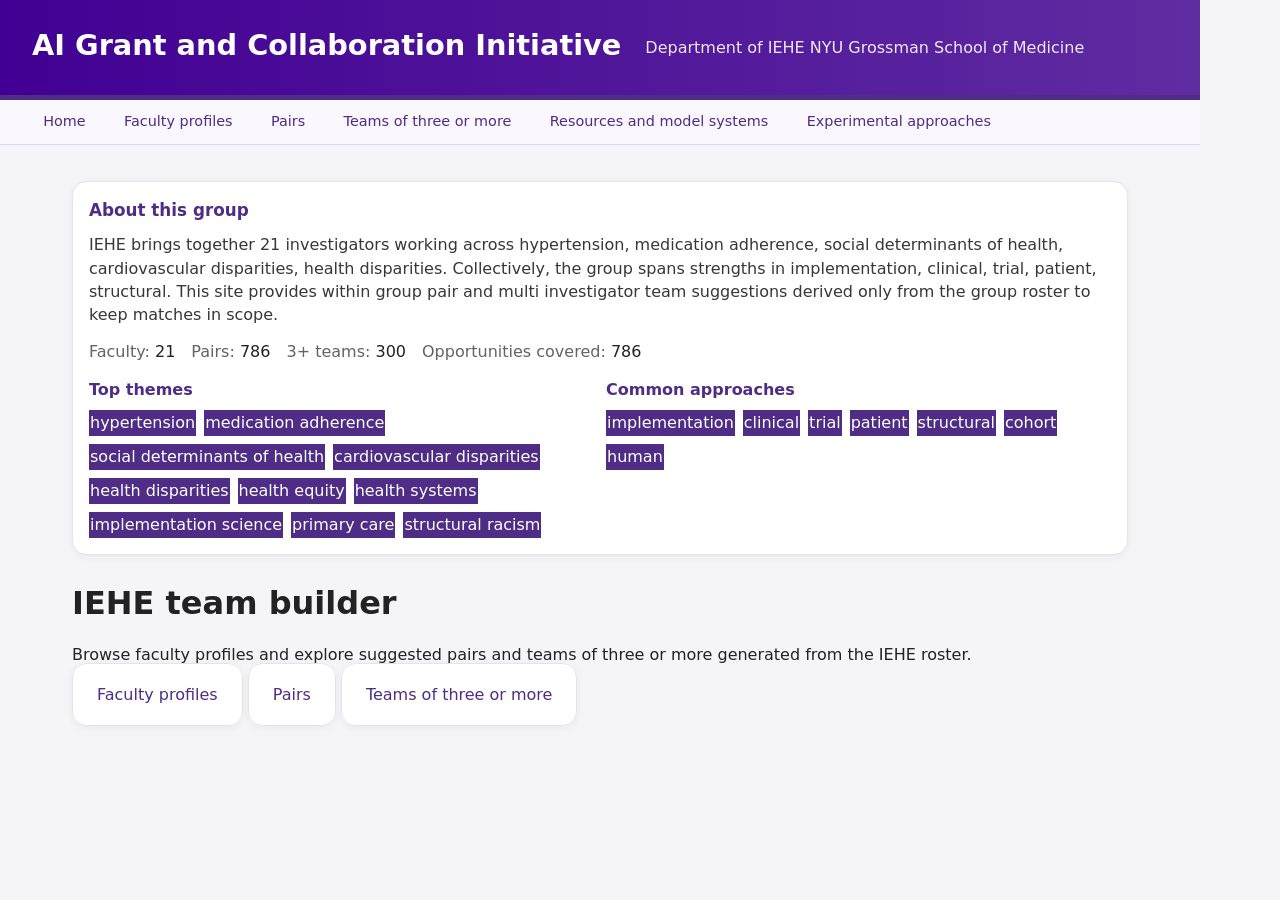
<file: index.html>
<!doctype html>
<html lang="en"><head>
<meta charset="utf-8"><meta name="viewport" content="width=device-width, initial-scale=1">
<title>IEHE Grant Teams</title>
<link rel="stylesheet" href="teams.css">
<style id="term-pill-style">
  .pill-link {
    background: var(--nyu-purple);
    color: #fff !important;
    border: 1px solid var(--nyu-purple);
    text-decoration: none !important;
    display: inline-block;
  }
  .pill-link:hover { opacity: 0.9; }
  .ov-title, .ov-subtitle { color: var(--nyu-purple); }
</style>
</head><body>
<header>
  <h1><span style="color:#fff;">AI Grant and Collaboration Initiative</span></h1>
  <p>Department of IEHE  NYU Grossman School of Medicine</p>
</header>

<nav>

  <a href="index.html" aria-current="page">Home</a>
  <a href="faculty.html">Faculty profiles</a>
  <a href="teams_two.html">Pairs</a>
  <a href="teams_three_plus.html">Teams of three or more</a>
  <a href="resources.html">Resources and model systems</a>
  <a href="approaches.html">Experimental approaches</a>
</nav>

<main class="container">
<section class="card" id="group-overview" style="padding:16px; margin-top:12px;">
  <div style="font-weight:700; font-size:1.05rem;" class="ov-title">About this group</div>
  <div id="group-overview-text" style="margin-top:10px; opacity:.9; line-height:1.45;"></div>

  <div style="margin-top:14px; display:flex; gap:16px; flex-wrap:wrap;">
    <div><span style="opacity:.7;">Faculty:</span> <span id="stat-faculty"></span></div>
    <div><span style="opacity:.7;">Pairs:</span> <span id="stat-pairs"></span></div>
    <div><span style="opacity:.7;">3+ teams:</span> <span id="stat-teams"></span></div>
    <div><span style="opacity:.7;">Opportunities covered:</span> <span id="stat-opps"></span></div>
  </div>

  <div style="margin-top:14px; display:grid; grid-template-columns:repeat(auto-fit,minmax(260px,1fr)); gap:12px;">
    <div>
      <div style="font-weight:650;" class="ov-subtitle">Top themes</div>
      <div id="themes" style="margin-top:8px; display:flex; flex-wrap:wrap; gap:8px;"></div>
    </div>
    <div>
      <div style="font-weight:650;" class="ov-subtitle">Common approaches</div>
      <div id="approaches" style="margin-top:8px; display:flex; flex-wrap:wrap; gap:8px;"></div>
    </div>
  </div>
</section>

<script>
(function(){
  function esc(s){
    s = String(s == null ? "" : s);
    return s.replace(/&/g,"&amp;").replace(/</g,"&lt;").replace(/>/g,"&gt;").replace(/"/g,"&quot;").replace(/'/g,"&#39;");
  }
  fetch("data/group_overview.json?cb=" + Date.now(), { cache: "no-store" })
    .then(r => { if (!r.ok) throw new Error("Failed to load group_overview.json: " + r.status); return r.json(); })
    .then(d => {
      document.getElementById("group-overview-text").innerHTML = esc(d.overview || "");
      document.getElementById("stat-faculty").textContent = d.stats && d.stats.faculty_count != null ? d.stats.faculty_count : "";
      document.getElementById("stat-pairs").textContent = d.stats && d.stats.pairs_count != null ? d.stats.pairs_count : "";
      document.getElementById("stat-teams").textContent = d.stats && d.stats.teams3plus_count != null ? d.stats.teams3plus_count : "";
      document.getElementById("stat-opps").textContent = d.stats && d.stats.opportunities_covered != null ? d.stats.opportunities_covered : "";

      function pills(el, items){
  el.innerHTML = (items || []).slice(0,10).map(function(x){
    var term = encodeURIComponent(x);
    return '<a class="pill pill-link" href="faculty_term.html?term=' + term + '">' + esc(x) + '</a>';
  }).join("");
}
      pills(document.getElementById("themes"), d.top_themes);
      pills(document.getElementById("approaches"), d.top_approaches);
    })
    .catch(err => {
      document.getElementById("group-overview-text").textContent = String(err);
    });
})();
</script>

  <h1>IEHE team builder</h1>
  <p>Browse faculty profiles and explore suggested pairs and teams of three or more generated from the IEHE roster.</p>
  <div class="grid">
    <a class="card" href="faculty.html">Faculty profiles</a>
    <a class="card" href="teams_two.html">Pairs</a>
    <a class="card" href="teams_three_plus.html">Teams of three or more</a>
  </div>
</main>
</body></html>
</file>
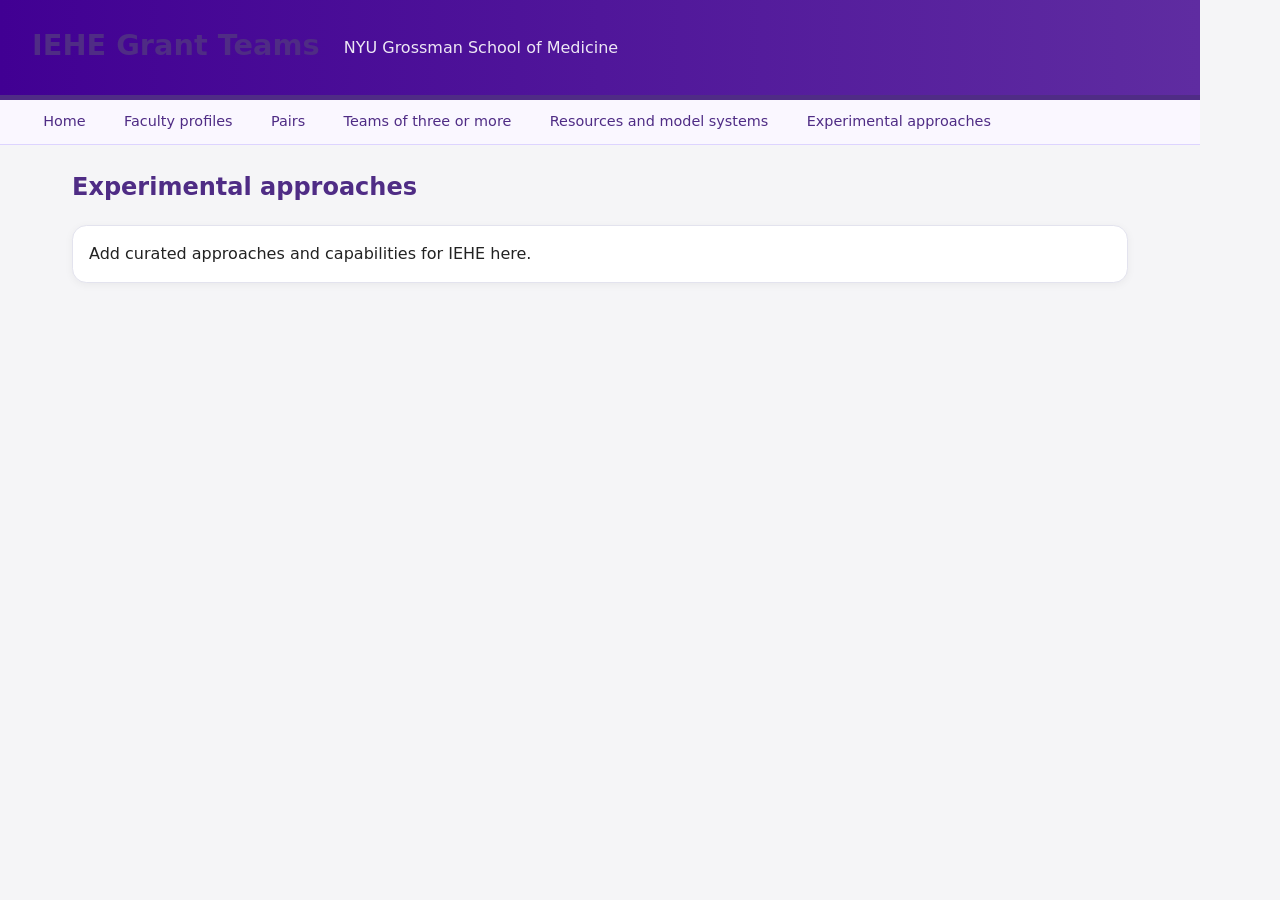
<file: approaches.html>
<!doctype html><html lang="en"><head>
<meta charset="utf-8"><meta name="viewport" content="width=device-width, initial-scale=1">
<title>IEHE Approaches</title><link rel="stylesheet" href="teams.css">
</head><body>
<header>
  <h1>IEHE Grant Teams</h1>
  <p>NYU Grossman School of Medicine</p>
</header>
<nav>
  <a href="index.html">Home</a>
  <a href="faculty.html">Faculty profiles</a>
  <a href="teams_two.html">Pairs</a>
  <a href="teams_three_plus.html">Teams of three or more</a>
  <a href="resources.html">Resources and model systems</a>
  <a href="approaches.html">Experimental approaches</a>
</nav>
<main class="container">
  <h2>Experimental approaches</h2>
  <div class="card" style="padding:16px;">Add curated approaches and capabilities for IEHE here.</div>
</main></body></html>
</file>
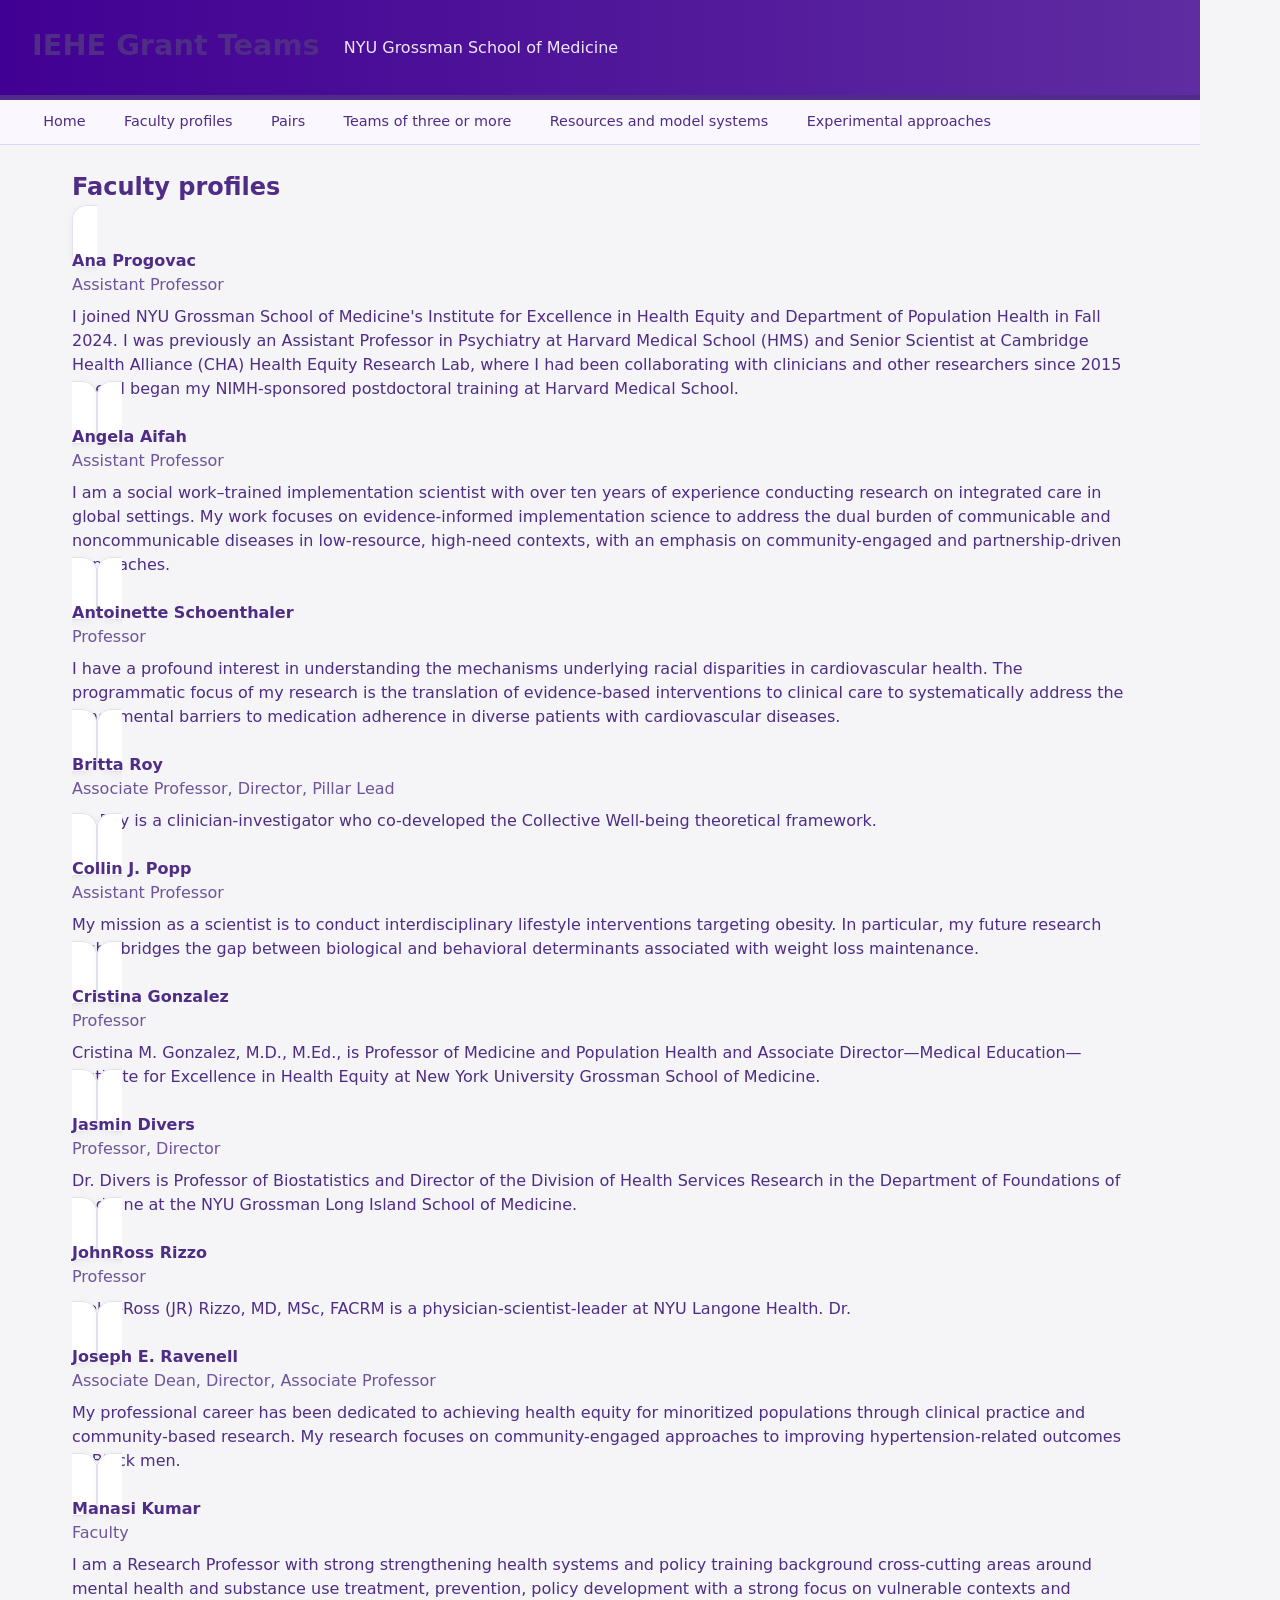
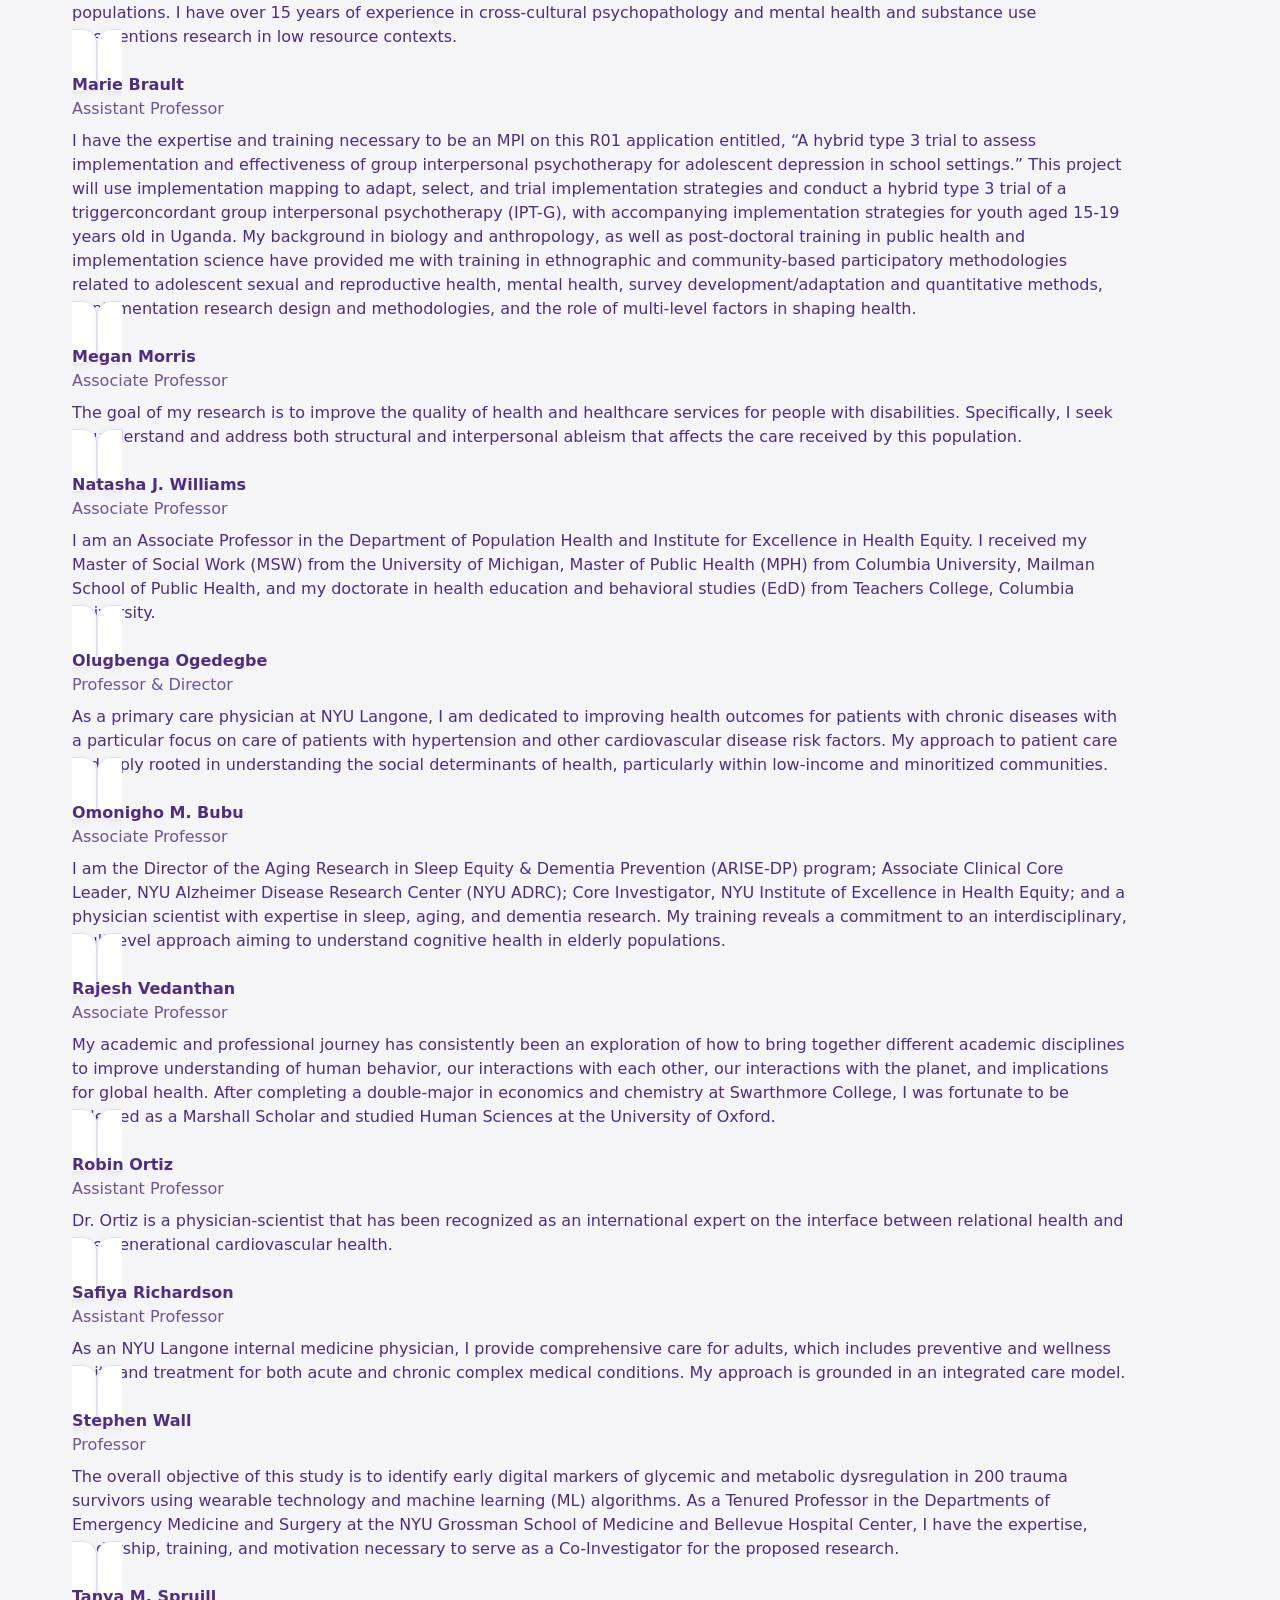
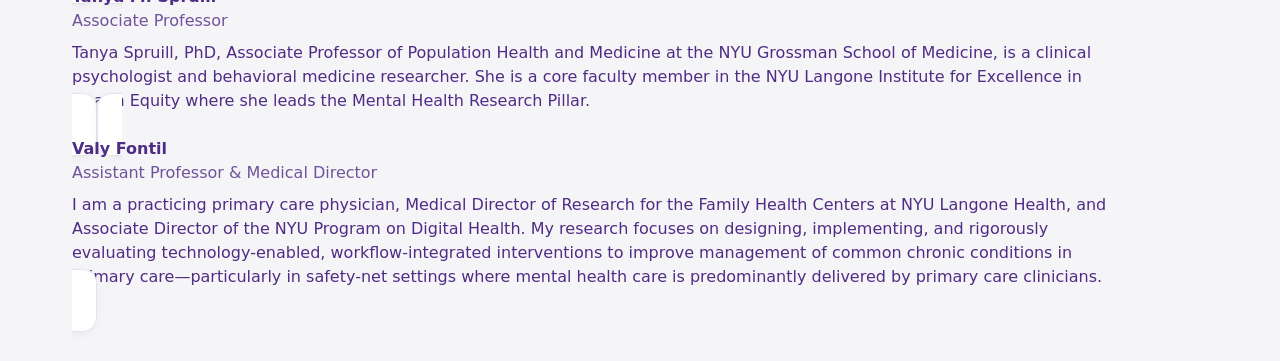
<file: faculty.html>
<!doctype html><html lang="en"><head>
<meta charset="utf-8"><meta name="viewport" content="width=device-width, initial-scale=1">
<title>IEHE Faculty</title><link rel="stylesheet" href="teams.css">
</head><body>
<header>
  <h1>IEHE Grant Teams</h1>
  <p>NYU Grossman School of Medicine</p>
</header>
<nav>
  <a href="index.html">Home</a>
  <a href="faculty.html">Faculty profiles</a>
  <a href="teams_two.html">Pairs</a>
  <a href="teams_three_plus.html">Teams of three or more</a>
  <a href="resources.html">Resources and model systems</a>
  <a href="approaches.html">Experimental approaches</a>
</nav>
<main class="container">
  <h2>Faculty profiles</h2>
  <div id="cards" class="grid"></div>
</main>
<script>(function(){function esc(s){s=String(s==null?"":s);return s.replace(/&/g,"&amp;").replace(/</g,"&lt;").replace(/>/g,"&gt;").replace(/"/g,"&quot;").replace(/'/g,"&#39;");}
function loadJson(path, cb){
  var x=new XMLHttpRequest();
  x.open("GET",path+"?cb="+Date.now(),true);
  x.onreadystatechange=function(){
    if(x.readyState!==4)return;
    if(x.status<200||x.status>=300)return cb(new Error("Failed "+path+" "+x.status));
    try{cb(null,JSON.parse(x.responseText));}catch(e){cb(new Error("Parse "+path+" "+e));}
  };
  x.onerror=function(){cb(new Error("Network "+path));};
  x.send(null);
}
var cards=document.getElementById("cards");
loadJson("data/faculty_index.json",function(err,faculty){
  if(err){cards.innerHTML="<pre>"+esc(String(err))+"</pre>";return;}
  faculty=faculty||[];
  faculty.sort(function(a,b){return String(a.name||"").localeCompare(String(b.name||""));});
  var html="";
  for(var i=0;i<faculty.length;i++){var f=faculty[i]||{};var id=encodeURIComponent(f.id||"");
    html+='<a class="card" href="profile.html?id='+id+'"><div style="font-weight:700;">'+esc(f.name||"")+'</div><div style="opacity:.8;">'+esc(f.title||"")+'</div><div style="margin-top:8px;">'+esc((f.summary_short||f.summary||""))+'</div></a>';
  }
  cards.innerHTML=html;
});
})();</script>
</body></html>
</file>
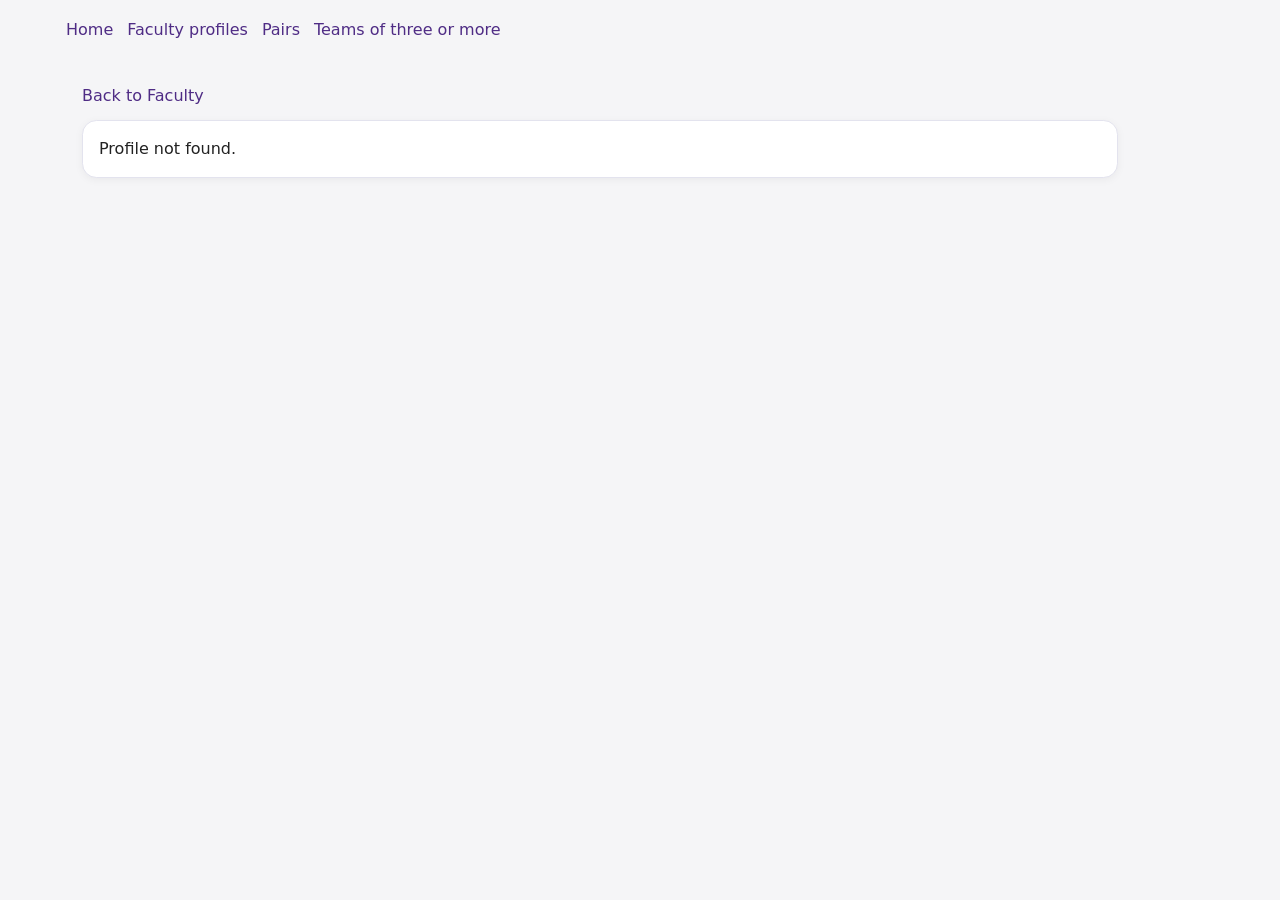
<file: profile.html>
<!doctype html>
<html lang="en"><head>
<meta charset="utf-8"><meta name="viewport" content="width=device-width, initial-scale=1">
<meta http-equiv="Cache-Control" content="no-cache, no-store, must-revalidate" />
<meta http-equiv="Pragma" content="no-cache" />
<meta http-equiv="Expires" content="0" />
<title>IEHE Faculty Profile</title>
<link rel="stylesheet" href="teams.css">
</head><body>

<div class="container" style="max-width:1100px; margin:0 auto; padding:18px 16px;">
  <div style="display:flex; gap:14px; flex-wrap:wrap; align-items:baseline;">
    <a href="index.html" style="text-decoration:none;">Home</a>
    <a href="faculty.html" style="text-decoration:none;">Faculty profiles</a>
    <a href="teams_two.html" style="text-decoration:none;">Pairs</a>
    <a href="teams_three_plus.html" style="text-decoration:none;">Teams of three or more</a>
  </div>
</div>

<main class="container page" style="max-width:1100px;">
  <a href="faculty.html" class="back-link" style="text-decoration:none;">Back to Faculty</a>
  <div id="profile"></div>
</main>

<script>
(function(){
  function esc(s){
  s = String(s == null ? "" : s);
  return s.replace(/&/g,"&amp;").replace(/</g,"&lt;").replace(/>/g,"&gt;").replace(/"/g,"&quot;").replace(/'/g,"&#39;");
}
function loadJson(path, cb){
  var x = new XMLHttpRequest();
  x.open("GET", path + "?cb=" + Date.now(), true);
  x.onreadystatechange = function(){
    if (x.readyState !== 4) return;
    if (x.status < 200 || x.status >= 300) return cb(new Error("Failed " + path + " " + x.status));
    try { cb(null, JSON.parse(x.responseText)); } catch(e){ cb(new Error("Parse " + path + " " + e)); }
  };
  x.onerror = function(){ cb(new Error("Network " + path)); };
  x.send(null);
}
  function qp(n) {
    var m = new RegExp("[?&]"+n+"=([^&]+)").exec(location.search);
    return m ? decodeURIComponent(m[1]) : "";
  }
  var id = qp("id");
  var box = document.getElementById("profile");

  function asList(v) {
    if (!v) return [];
    if (Array.isArray(v)) return v;
    if (typeof v === "string") {
      // split specialty areas like "A / B / C"
      return v.split(/[\/;|]+/g).map(x=>x.trim()).filter(Boolean);
    }
    return [];
  }

  function section(title, inner) {
    if (!inner) return "";
    return '<div style="margin-top:16px; font-weight:650; color:var(--nyu-purple);">'+esc(title)+'</div>' + inner;
  }

  function pills(items) {
    items = asList(items);
    if (!items.length) return "";
    return '<div style="margin-top:8px; display:flex; flex-wrap:wrap; gap:8px;">' +
      items.map(x => '<span class="pill pill-link" style="padding:4px 10px; border-radius:999px; opacity:.9;">'+esc(x)+'</span>').join("") +
      '</div>';
  }

  function bullets(items) {
    items = asList(items);
    if (!items.length) return "";
    return '<div class="card" style="padding:16px; margin-top:8px;"><ul style="margin:0; padding-left:18px;">' +
      items.map(x => '<li style="margin-top:6px;">'+esc(x)+'</li>').join("") +
      '</ul></div>';
  }

  loadJson("data/faculty_index.json", function(err, faculty) {
    if (err) {
      box.innerHTML = "<pre style='white-space:pre-wrap; padding:16px;'>" + esc(String(err)) + "</pre>";
      return;
    }
    faculty = faculty || [];
    var f = null;
    for (var i=0;i<faculty.length;i++) {
      if (String(faculty[i].id) === String(id)) { f = faculty[i]; break; }
    }
    if (!f) {
      box.innerHTML = "<div class='card' style='padding:16px;'>Profile not found.</div>";
      return;
    }

    var html = "";
    html += "<h1 class='page-title' style='margin:12px 0 0 0; color:var(--nyu-purple);'>" + esc(f.name || "") + "</h1>";
    html += "<div class='page-subtitle' style='opacity:.85; margin-top:6px;'>" + esc(f.title || "") + "</div>";
    html += section("Affiliations", pills(f.affiliations));
    html += section("Tracks", pills(f.tracks));
    html += section("Specialty areas", pills(f.specialty_areas));

    var syn = (f.lab_synopsis || f.summary || "").trim();
    if (syn) {
      html += section("Lab synopsis", '<div class="card" style="padding:16px; margin-top:8px; line-height:1.55;">'+esc(syn)+'</div>');
    }

    html += section("Common platforms and experiments", bullets(f.common_platforms_and_experiments || f.common_experiments_raw));
    html += section("Research keywords", bullets(f.research_keywords));
    html += section("Experimental capabilities", bullets(f.experimental_capabilities));
    html += section("Model systems and disease focus", bullets(f.model_systems));
    html += section("Complementary areas", bullets(f.complementary_areas));
    html += section("Example grant directions", bullets(f.example_grant_directions));

    // publications
    var pubs = Array.isArray(f.publications) ? f.publications : [];
    if (!pubs.length) {
      html += section("Publications ingested", '<div class="card" style="padding:16px; margin-top:8px;">No publications ingested yet.</div>');
    } else {
      var rows = pubs.map(function(p){
        if (typeof p === "string") return '<li style="margin-top:6px;">'+esc(p)+'</li>';
        var line = (p.title ? p.title : '') +
                   (p.year ? ' ('+p.year+')' : '') +
                   (p.venue ? ' — '+p.venue : '') +
                   (p.journal ? ' — '+p.journal : '') ;
        return '<li style="margin-top:6px;">'+esc(line)+'</li>';
      }).join("");
      html += section("Publications ingested", '<div class="card" style="padding:16px; margin-top:8px;"><ul style="margin:0; padding-left:18px;">'+rows+'</ul></div>');
    }

    box.innerHTML = html;
  });
})();
</script>

</body></html>
</file>
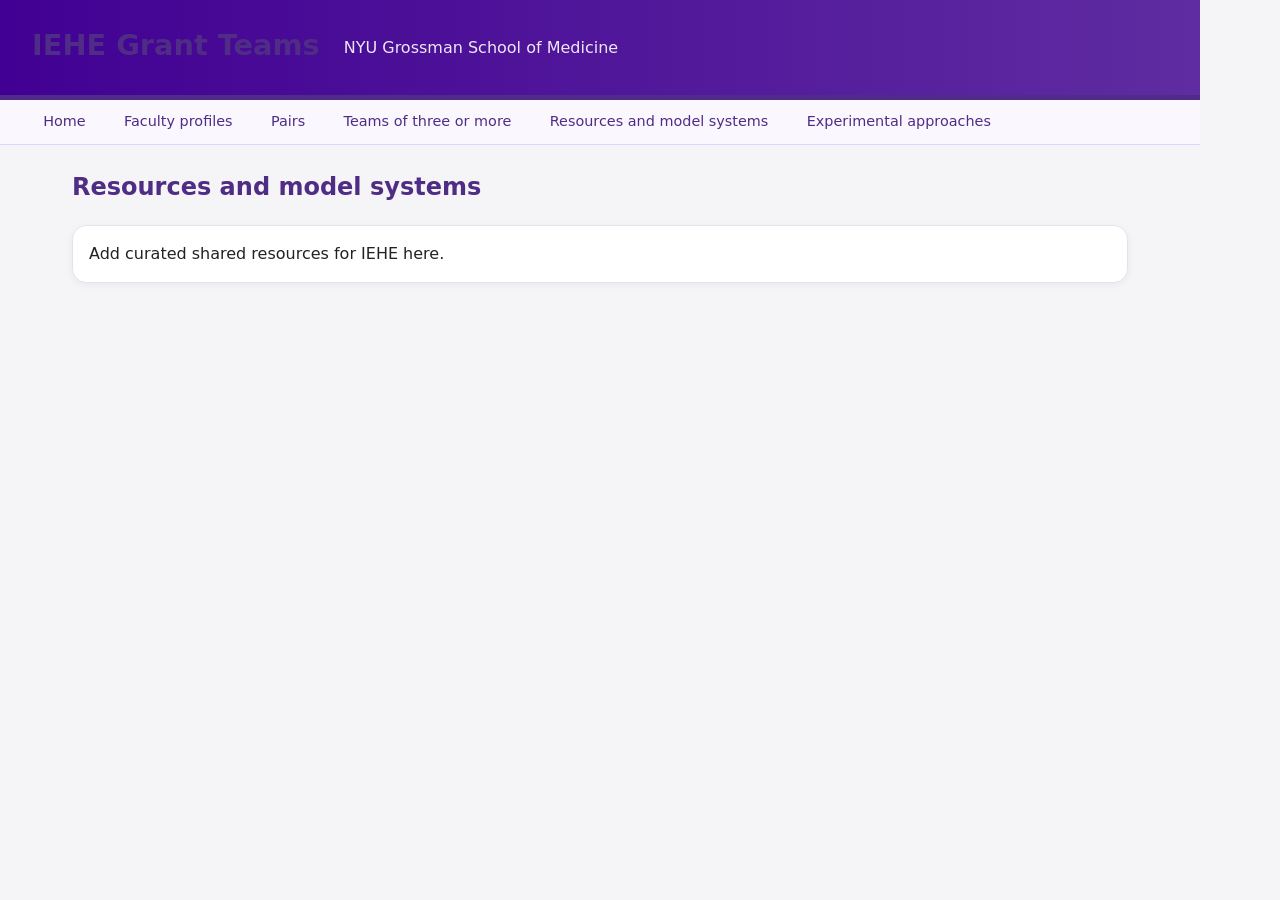
<file: resources.html>
<!doctype html><html lang="en"><head>
<meta charset="utf-8"><meta name="viewport" content="width=device-width, initial-scale=1">
<title>IEHE Resources</title><link rel="stylesheet" href="teams.css">
</head><body>
<header>
  <h1>IEHE Grant Teams</h1>
  <p>NYU Grossman School of Medicine</p>
</header>
<nav>
  <a href="index.html">Home</a>
  <a href="faculty.html">Faculty profiles</a>
  <a href="teams_two.html">Pairs</a>
  <a href="teams_three_plus.html">Teams of three or more</a>
  <a href="resources.html">Resources and model systems</a>
  <a href="approaches.html">Experimental approaches</a>
</nav>
<main class="container">
  <h2>Resources and model systems</h2>
  <div class="card" style="padding:16px;">Add curated shared resources for IEHE here.</div>
</main></body></html>
</file>
<file: teams.css>
/* from index.html */
:root {
      --nyu-purple: #4F2C85;
      --bg-light: #f5f5f7;
      --card-bg: #ffffff;
      --border-subtle: #e3e3ee;
      --text-main: #222222;
    }

    body {
      font-family: system-ui, -apple-system, BlinkMacSystemFont, "Segoe UI", sans-serif;
      margin: 0;
      padding: 0;
      background: var(--bg-light);
      color: var(--text-main);
    }

    header {
      background: #ffffff;
      color: var(--nyu-purple);
      padding: 1.1rem 2rem 1rem;
      border-bottom: 5px solid var(--nyu-purple);
    }

    header h1 {
      margin: 0;
      font-size: 1.9rem;
      color: var(--nyu-purple);
    }

    nav {
      position: sticky;
      top: 0;
      background: #faf7ff;
      border-bottom: 1px solid #ddd4ff;
      padding: 0.45rem 2rem;
      display: flex;
      gap: 1rem;
      flex-wrap: wrap;
      z-index: 10;
    }

    nav a {
      text-decoration: none;
      color: var(--nyu-purple);
      font-size: 0.9rem;
      padding: 0.25rem 0.7rem;
      border-radius: 999px;
      font-weight: 500;
    }

    nav a:hover {
      background: rgba(79,44,133,0.08);
    }

    main {
      max-width: 1120px;
      margin: 0 auto;
      padding: 2rem 2.25rem 3rem;
    }

    .hero {
      display: grid;
      grid-template-columns: minmax(0, 2fr) minmax(0, 1.4fr);
      gap: 1.75rem;
      margin-bottom: 2rem;
    }

    @media (max-width: 880px) {
      .hero {
        grid-template-columns: minmax(0, 1fr);
      }
    }

    .card {
      background: var(--card-bg);
      border-radius: 0.9rem;
      padding: 1.3rem 1.5rem;
      box-shadow: 0 2px 8px rgba(0,0,0,0.05);
      border: 1px solid var(--border-subtle);
    }

    h2 {
      margin-top: 0;
      color: var(--nyu-purple);
    }

    ul {
      padding-left: 1.25rem;
    }

    .btn-row {
      margin-top: 0.75rem;
      display: flex;
      gap: 0.5rem;
      flex-wrap: wrap;
    }

    .btn {
      padding: 0.45rem 0.9rem;
      border-radius: 999px;
      text-decoration: none;
      font-size: 0.9rem;
      border: 1px solid var(--nyu-purple);
      color: var(--nyu-purple);
      background: #ffffff;
      font-weight: 500;
    }

    .btn.primary {
      background: var(--nyu-purple);
      color: #ffffff;
    }

    footer {
      border-top: 1px solid #ddd4ff;
      padding: 1rem 2rem;
      background: #faf7ff;
      font-size: 0.8rem;
      color: #555;
      text-align: center;
    }

    .section-spacer {
      margin-top: 1.5rem;
    }

    .pill-list {
      display: flex;
      flex-wrap: wrap;
      gap: 0.4rem;
      margin-top: 0.4rem;
    }

    .pill-list a {
      text-decoration: none;
      font-size: 0.85rem;
      padding: 0.25rem 0.7rem;
      border-radius: 999px;
      border: 1px solid var(--border-subtle);
      background: #faf7ff;
      color: var(--nyu-purple);
      white-space: nowrap;
    }

    .pill-list a:hover {
      border-color: var(--nyu-purple);
      background: rgba(79,44,133,0.05);
    }

/* from opportunities.html */
body{font-family:system-ui,-apple-system,Segoe UI,Roboto,Helvetica,Arial,sans-serif;margin:24px;max-width:1200px}
    .row{display:flex;gap:12px;flex-wrap:wrap;align-items:center}
    input{padding:10px 12px;font-size:14px;min-width:320px}
    select{padding:10px 12px;font-size:14px}
    .meta{color:#555;margin:10px 0 18px}
    .card{border:1px solid #ddd;border-radius:10px;padding:14px 16px;margin:10px 0}
    .title{font-size:16px;margin:0 0 6px}
    .sub{color:#444;font-size:13px;margin:0 0 10px}
    .small{color:#666;font-size:12px}
    a{color:#0b57d0;text-decoration:none}
    a:hover{text-decoration:underline}

/* from microbiology_two_investigator_teams_cards.html */
body { font-family: Arial, sans-serif; margin: 20px; line-height: 1.5; background-color: #f7f7f7; }
    h1 { font-weight: 600; margin-bottom: 10px; }
    p.intro { max-width: 900px; }
    .card {
      background-color: #ffffff;
      border: 1px solid #dddddd;
      border-radius: 8px;
      padding: 16px;
      margin: 12px 0;
      box-shadow: 0 2px 4px rgba(0,0,0,0.06);
    }
    .team-name {
      font-size: 1.15em;
      font-weight: 600;
      margin-bottom: 6px;
    }
    .label { font-weight: 600; }
    .foa { font-size: 0.95em; color: #333333; }
    a { color: #1a4fb5; text-decoration: none; }
    a:hover { text-decoration: underline; }
    details { margin-top: 8px; }
    summary { cursor: pointer; font-weight: 600; }

/* from microbiology_three_plus_teams_cards.html */
body { font-family: Arial, sans-serif; margin: 20px; line-height: 1.5; background-color: #f7f7f7; }
    h1 { font-weight: 600; margin-bottom: 10px; }
    p.intro { max-width: 900px; }
    .card {
      background-color: #ffffff;
      border: 1px solid #dddddd;
      border-radius: 8px;
      padding: 16px;
      margin: 12px 0;
      box-shadow: 0 2px 4px rgba(0,0,0,0.06);
    }
    .team-name {
      font-size: 1.15em;
      font-weight: 600;
      margin-bottom: 6px;
    }
    .label { font-weight: 600; }
    .foa { font-size: 0.95em; color: #333333; }
    a { color: #1a4fb5; text-decoration: none; }
    a:hover { text-decoration: underline; }
    details { margin-top: 8px; }
    summary { cursor: pointer; font-weight: 600; }

/* from examples.html */
:root {
      --nyu-purple: #4F2C85;
      --bg-light: #f5f5f7;
      --card-bg: #ffffff;
      --border-subtle: #e3e3ee;
      --text-main: #222222;
      --text-muted: #555555;
    }
    * { box-sizing: border-box; }
    body {
      margin: 0;
      padding: 0;
      font-family: system-ui, -apple-system, BlinkMacSystemFont, "Segoe UI", sans-serif;
      background: var(--bg-light);
      color: var(--text-main);
    }
    header {
      background: #ffffff;
      color: var(--nyu-purple);
      padding: 1.1rem 2rem 1rem;
      display: flex;
      align-items: center;
      gap: 1.5rem;
      border-bottom: 5px solid var(--nyu-purple);
    }
    header img {
      height: 64px;
      flex-shrink: 0;
    }
    .header-text h1 {
      margin: 0;
      font-size: 1.8rem;
      color: var(--nyu-purple);
    }
    .header-text p {
      margin: 0.2rem 0;
      font-size: 0.95rem;
      color: var(--nyu-purple);
    }
    nav {
      position: sticky;
      top: 0;
      z-index: 40;
      background: #faf7ff;
      border-bottom: 1px solid #ddd4ff;
      padding: 0.45rem 2rem;
      display: flex;
      gap: 1rem;
      flex-wrap: wrap;
    }
    nav a {
      text-decoration: none;
      color: var(--nyu-purple);
      font-size: 0.9rem;
      padding: 0.25rem 0.7rem;
      border-radius: 999px;
      font-weight: 500;
    }
    nav a:hover {
      background: rgba(79,44,133,0.08);
    }
    main {
      max-width: 1120px;
      margin: 0 auto;
      padding: 1.75rem 2.25rem 3rem;
    }
    h2 { color: var(--nyu-purple); margin-top: 0; }
    h3 { color: #3a2d72; margin-top: 0; }
    .card {
      background: var(--card-bg);
      border-radius: 0.9rem;
      padding: 1.3rem 1.5rem;
      box-shadow: 0 2px 8px rgba(0,0,0,0.05);
      border: 1px solid var(--border-subtle);
      margin-bottom: 1.5rem;
    }
    
    .tag {
      display: inline-block;
      padding: 0.15rem 0.6rem;
      margin: 0.05rem 0.3rem 0.25rem 0;
      border-radius: 999px;
      background: #efe9ff;
      color: #3d2a86;
      font-size: 0.75rem;
      white-space: nowrap;
    }
    .tag-row {
      margin: 0.35rem 0 0.6rem;
    }
    .search-card {
      border-left: 4px solid var(--nyu-purple);
    }
    .search-box {
      margin-top: 0.75rem;
    }
    .search-box input {
      width: 100%;
      max-width: 420px;
      padding: 0.5rem 0.75rem;
      border-radius: 999px;
      border: 1px solid #ccc;
      font-size: 0.9rem;
    }
    ul, ol {
      padding-left: 1.2rem;
      margin: 0.4rem 0 0.6rem;
      font-size: 0.9rem;
    }
    li { margin-bottom: 0.25rem; }
    .btn-row {
      display: flex;
      flex-wrap: wrap;
      gap: 0.6rem;
      margin-top: 0.8rem;
    }
    .btn {
      display: inline-flex;
      align-items: center;
      justify-content: center;
      padding: 0.45rem 0.9rem;
      border-radius: 999px;
      border: 1px solid #d3c8ff;
      background: #ffffff;
      color: var(--nyu-purple);
      font-size: 0.8rem;
      text-decoration: none;
      cursor: pointer;
    }
    .btn.primary {
      background: var(--nyu-purple);
      color: #ffffff;
      border-color: var(--nyu-purple);
    }
    .note {
      font-size: 0.8rem;
      color: var(--text-muted);
      margin-top: 0.6rem;
    }
    .section-spacer { margin-top: 2.3rem; }
    .status {
      font-size: 0.8rem;
      color: var(--text-muted);
      margin-top: 0.3rem;
      min-height: 1em;
    }
    textarea {
      width: 100%;
      min-height: 130px;
      border-radius: 0.6rem;
      border: 1px solid #d3d3e6;
      padding: 0.6rem 0.8rem;
      font-family: system-ui, sans-serif;
      font-size: 0.9rem;
      resize: vertical;
    }
    .checkbox-grid {
      display: grid;
      grid-template-columns: repeat(auto-fit, minmax(210px, 1fr));
      gap: 0.3rem 1rem;
      font-size: 0.85rem;
      margin: 0.5rem 0 0.8rem;
    }
    label { cursor: pointer; }
    a { color: var(--nyu-purple); }
    a:hover { text-decoration: underline; }
    @media (max-width: 900px) {
      nav { padding: 0.45rem 1.25rem; }
      main { padding: 1.25rem 1.25rem 2.5rem; }
      header { padding: 1rem 1.25rem; }
      header img { height: 56px; }
    }
    @media (max-width: 600px) {
      header { flex-direction: column; align-items: flex-start; }
    }

/* from faculty.html */
body {
      font-family: system-ui, -apple-system, BlinkMacSystemFont, "Segoe UI", sans-serif;
      margin: 0;
      padding: 0;
      background-color: #f5f5f7;
      color: #222;
    }
    header {
      background: linear-gradient(90deg, #410093, #5f2ca1);
      color: white;
      padding: 1.5rem 2rem;
    }
    header h1 {
      margin: 0 0 0.25rem 0;
      font-size: 1.8rem;
    }
    header p {
      margin: 0.1rem 0;
      opacity: 0.9;
    }
    main {
      padding: 1.5rem 2rem 3rem;
      max-width: 1120px;
      margin: 0 auto;
    }
    .search-box {
      margin: 1rem 0 2rem;
    }
    .search-box label {
      display: block;
      font-weight: 600;
      margin-bottom: 0.25rem;
    }
    .search-box input {
      width: 100%;
      max-width: 480px;
      padding: 0.5rem 0.75rem;
      border-radius: 999px;
      border: 1px solid #ccc;
      font-size: 0.95rem;
    }
    .faculty-card {
      background: white;
      border-radius: 0.75rem;
      padding: 1.25rem 1.5rem;
      margin-bottom: 1rem;
      box-shadow: 0 2px 4px rgba(0,0,0,0.04);
      border: 1px solid #e4e4ea;
    }
    .faculty-card h2 {
      margin-top: 0;
      margin-bottom: 0.25rem;
      font-size: 1.25rem;
      color: #2c2273;
    }
    .nyu-class {
      margin-top: 0;
      margin-bottom: 0.75rem;
      font-size: 0.9rem;
      color: #555;
    }
    .faculty-card p {
      margin: 0.25rem 0;
      line-height: 1.4;
      font-size: 0.9rem;
    }
    .faculty-card strong {
      color: #333;
    }
    details {
      margin-top: 0.5rem;
      font-size: 0.88rem;
    }
    details summary {
      cursor: pointer;
      color: #2c2273;
    }
    details ul {
      margin-top: 0.4rem;
      padding-left: 1.1rem;
    }
    @media (max-width: 720px) {
      main {
        padding: 1rem;
      }
    }
</file>
